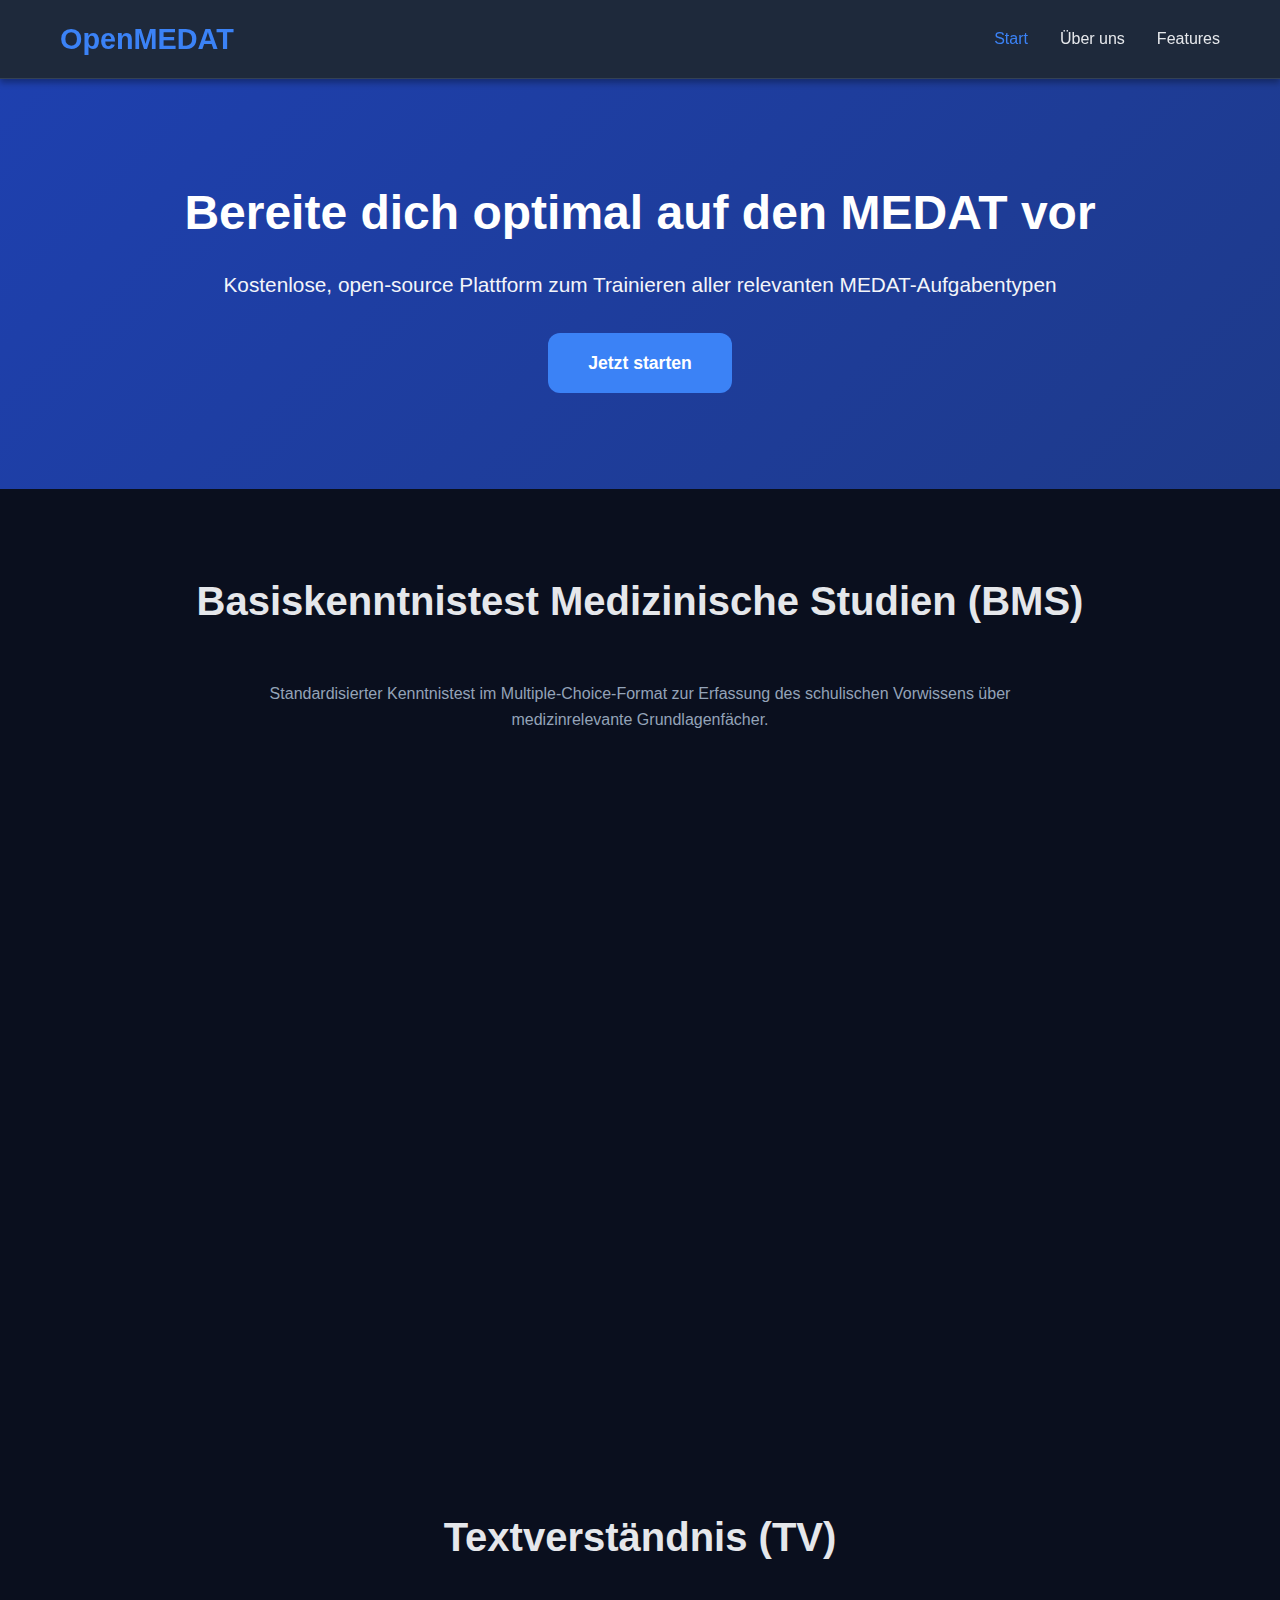
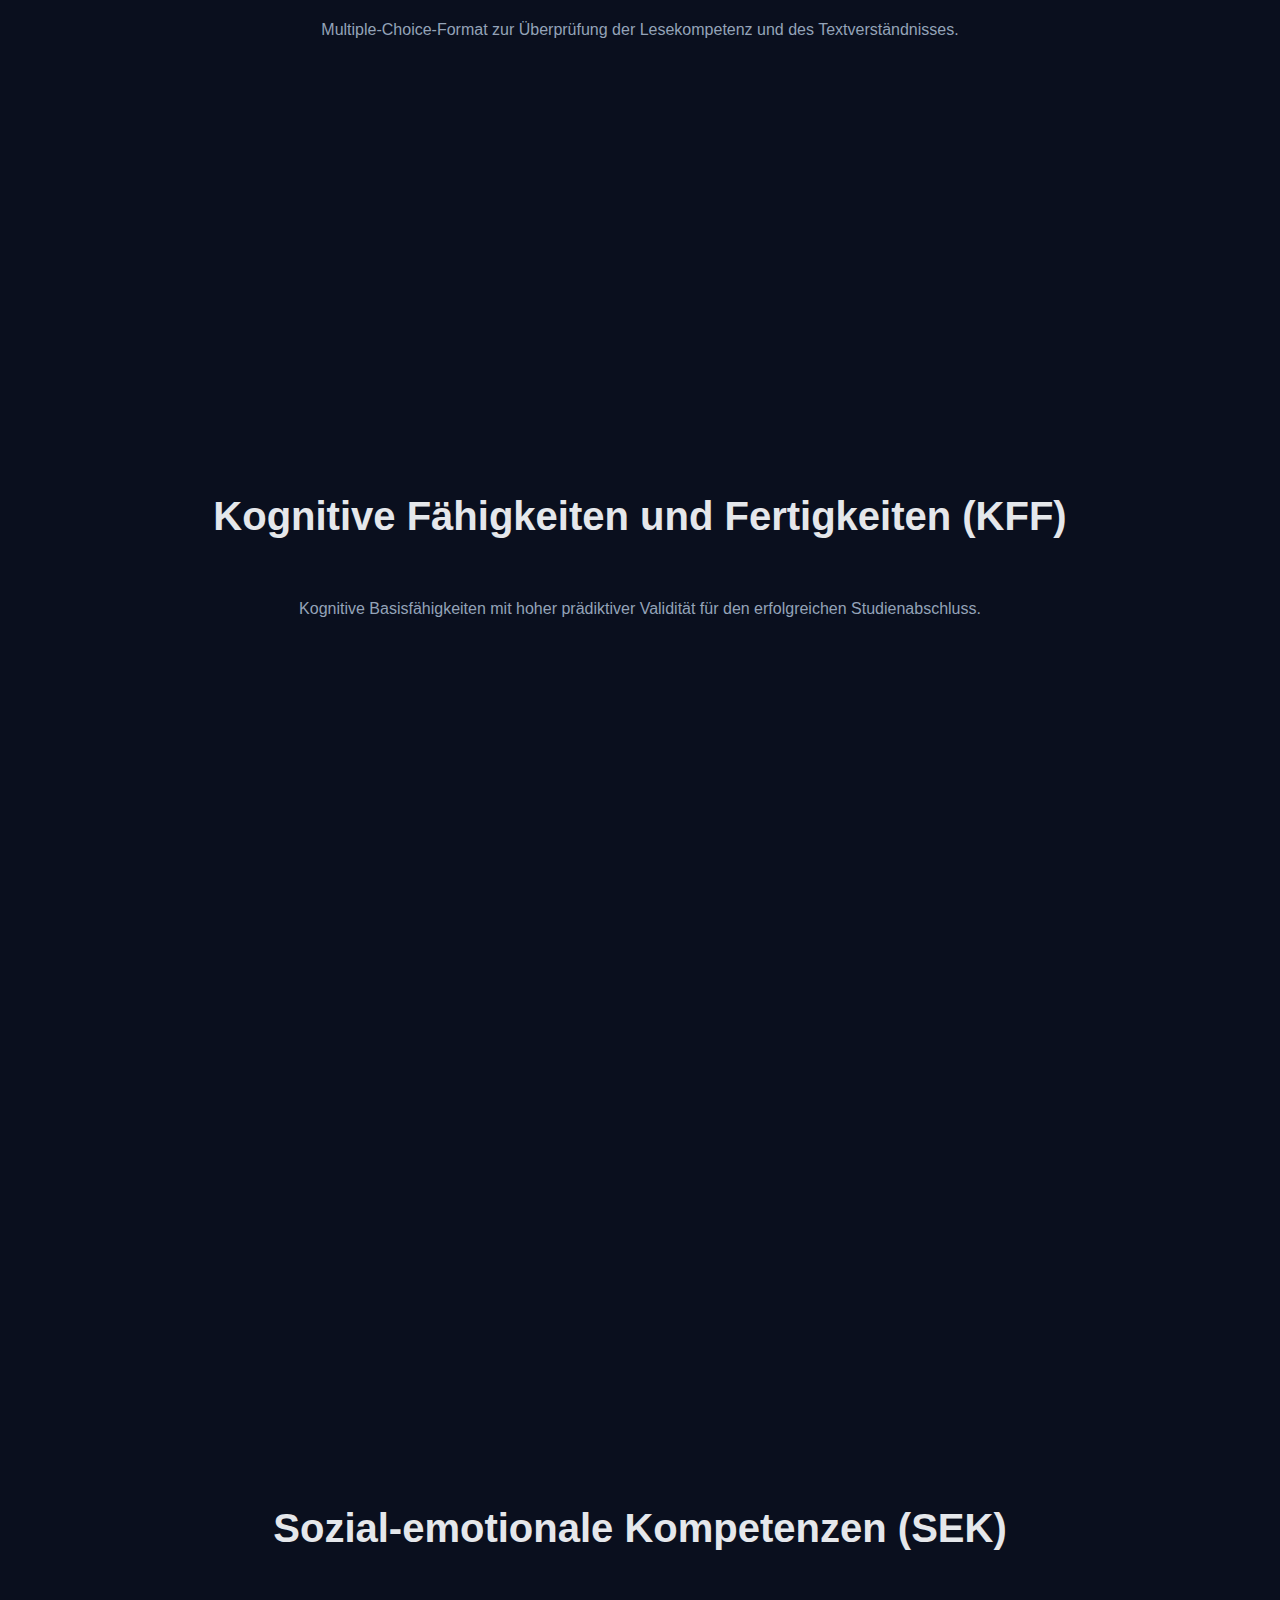
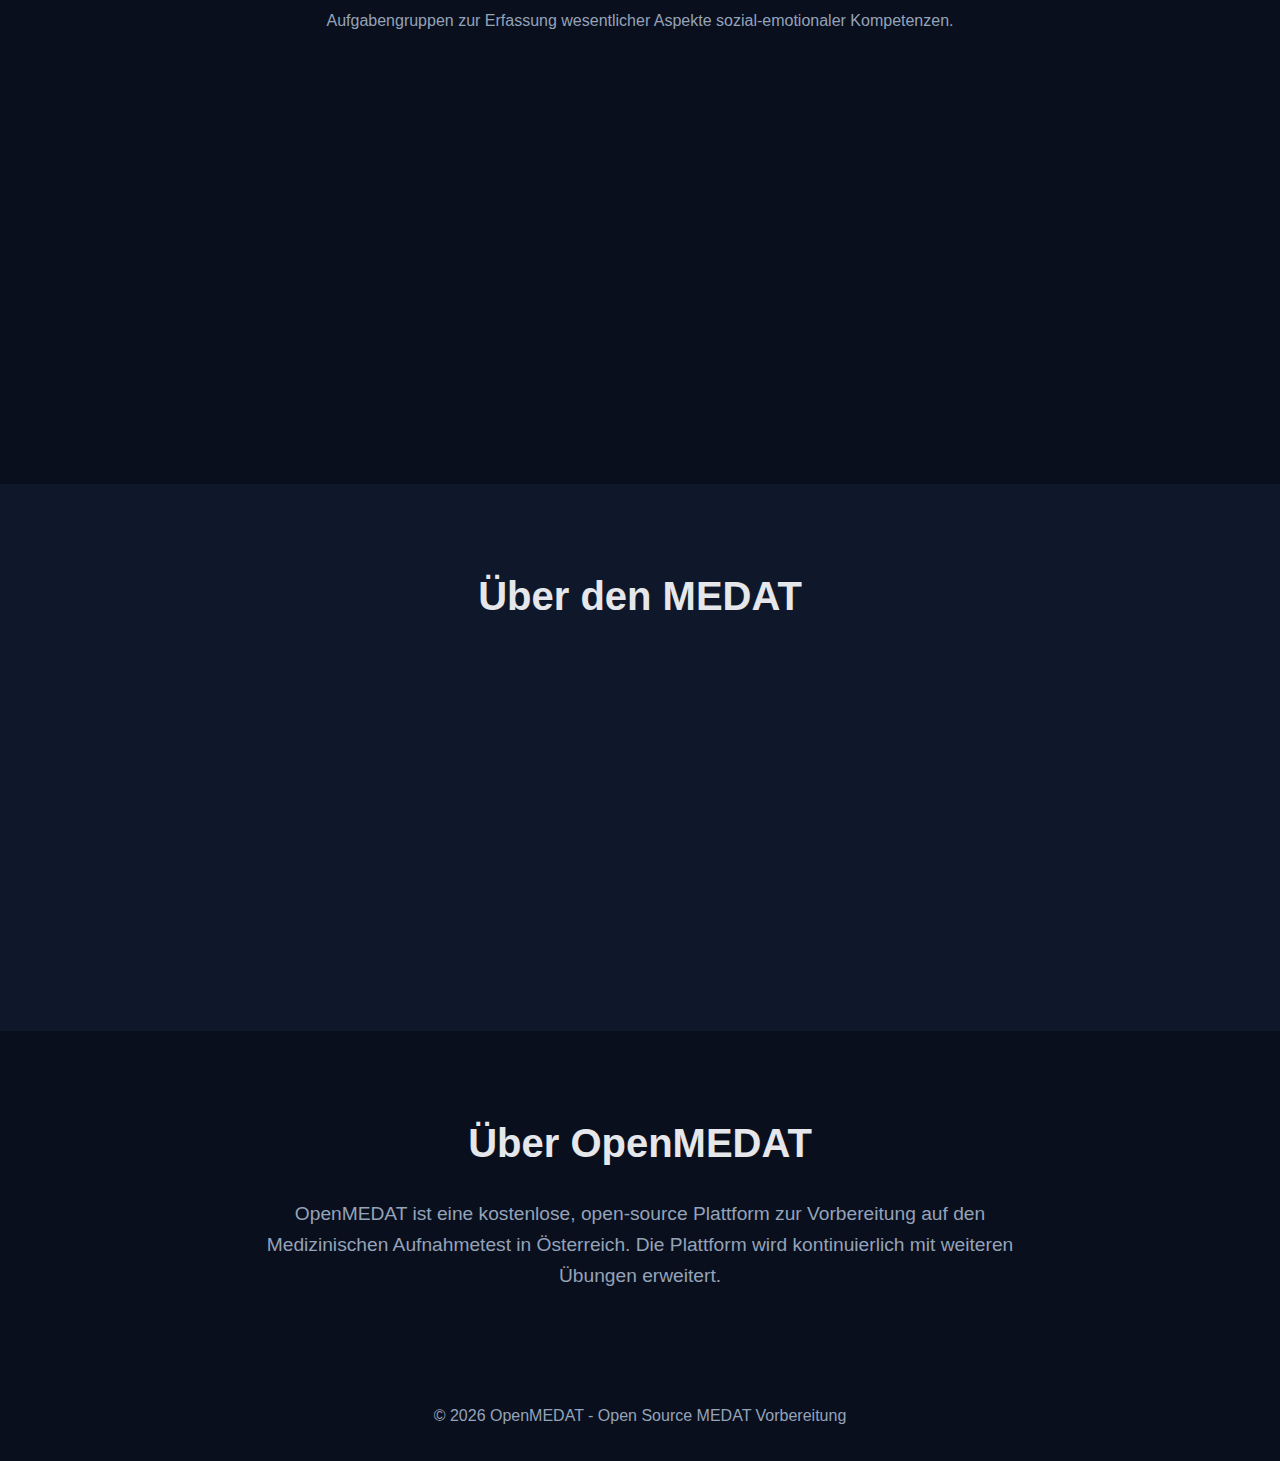
<file: index.html>
<!DOCTYPE html>
<html lang="de">
<head>
    <meta charset="UTF-8">
    <meta name="viewport" content="width=device-width, initial-scale=1.0">
    <title>OpenMEDAT - Dein MEDAT Trainingsportal</title>
    <link rel="stylesheet" href="styles.css">
</head>
<body>
    <header>
        <nav class="navbar">
            <div class="container">
                <div class="logo">
                    <h1>OpenMEDAT</h1>
                </div>
                <ul class="nav-links">
                    <li><a href="index.html" class="active">Start</a></li>
                    <li><a href="#about">Über uns</a></li>
                    <li><a href="#features">Features</a></li>
                </ul>
            </div>
        </nav>
    </header>

    <main>
        <!-- Hero Section -->
        <section class="hero">
            <div class="container">
                <div class="hero-content">
                    <h1>Bereite dich optimal auf den MEDAT vor</h1>
                    <p>Kostenlose, open-source Plattform zum Trainieren aller relevanten MEDAT-Aufgabentypen</p>
                    <a href="#categories" class="cta-button">Jetzt starten</a>
                </div>
            </div>
        </section>

        <!-- BMS Section -->
        <section id="bms" class="categories">
            <div class="container">
                <h2>Basiskenntnistest Medizinische Studien (BMS)</h2>
                <p style="text-align: center; color: #94a3b8; margin-bottom: 2rem; max-width: 800px; margin-left: auto; margin-right: auto;">
                    Standardisierter Kenntnistest im Multiple-Choice-Format zur Erfassung des schulischen Vorwissens über medizinrelevante Grundlagenfächer.
                </p>
                <div class="category-grid">
                    <a href="biologie.html" class="category-card">
                        <div class="card-icon">🧬</div>
                        <h3>Biologie</h3>
                        <p>Grundlagen der Biologie und medizinische Grundkenntnisse</p>
                        <span class="card-arrow">→</span>
                    </a>

                    <div class="category-card" style="opacity: 0.6; cursor: not-allowed;">
                        <div class="card-icon">⚗️</div>
                        <h3>Chemie</h3>
                        <p>Chemische Grundlagen und Reaktionen</p>
                        <span class="card-badge">Bald verfügbar</span>
                    </div>

                    <div class="category-card" style="opacity: 0.6; cursor: not-allowed;">
                        <div class="card-icon">⚛️</div>
                        <h3>Physik</h3>
                        <p>Physikalische Grundprinzipien</p>
                        <span class="card-badge">Bald verfügbar</span>
                    </div>

                    <div class="category-card" style="opacity: 0.6; cursor: not-allowed;">
                        <div class="card-icon">📐</div>
                        <h3>Mathematik</h3>
                        <p>Mathematische Grundlagen und Rechenfähigkeit</p>
                        <span class="card-badge">Bald verfügbar</span>
                    </div>
                </div>
            </div>
        </section>

        <!-- TV Section -->
        <section id="tv" class="categories" style="background-color: #0a0f1e;">
            <div class="container">
                <h2>Textverständnis (TV)</h2>
                <p style="text-align: center; color: #94a3b8; margin-bottom: 2rem; max-width: 800px; margin-left: auto; margin-right: auto;">
                    Multiple-Choice-Format zur Überprüfung der Lesekompetenz und des Textverständnisses.
                </p>
                <div class="category-grid">
                    <div class="category-card" style="opacity: 0.6; cursor: not-allowed;">
                        <div class="card-icon">📖</div>
                        <h3>Textverständnis</h3>
                        <p>Lies Texte und beantworte Verständnisfragen</p>
                        <span class="card-badge">Bald verfügbar</span>
                    </div>
                </div>
            </div>
        </section>

        <!-- KFF Section -->
        <section id="kff" class="categories">
            <div class="container">
                <h2>Kognitive Fähigkeiten und Fertigkeiten (KFF)</h2>
                <p style="text-align: center; color: #94a3b8; margin-bottom: 2rem; max-width: 800px; margin-left: auto; margin-right: auto;">
                    Kognitive Basisfähigkeiten mit hoher prädiktiver Validität für den erfolgreichen Studienabschluss.
                </p>
                <div class="category-grid">
                    <div class="category-card" style="opacity: 0.6; cursor: not-allowed;">
                        <div class="card-icon">🧩</div>
                        <h3>Figuren zusammensetzen (FZ)</h3>
                        <p>Visuoanalytische und visuokonstruktive Leistungen im Rahmen der räumlichen Vorstellungsfähigkeit</p>
                        <span class="card-badge">Bald verfügbar</span>
                    </div>

                    <div class="category-card" style="opacity: 0.6; cursor: not-allowed;">
                        <div class="card-icon">🧠</div>
                        <h3>Gedächtnis & Merkfähigkeit (GM)</h3>
                        <p>Inhalte figuraler, numerischer und verbaler Art einprägen und flexibel darauf zugreifen</p>
                        <span class="card-badge">Bald verfügbar</span>
                    </div>

                    <div class="category-card" style="opacity: 0.6; cursor: not-allowed;">
                        <div class="card-icon">🔢</div>
                        <h3>Zahlenfolgen (ZF)</h3>
                        <p>Allgemeine Gesetzmäßigkeiten erkennen und logische Schlüsse ziehen</p>
                        <span class="card-badge">Bald verfügbar</span>
                    </div>

                    <a href="wortfluessigkeit.html" class="category-card">
                        <div class="card-icon">📝</div>
                        <h3>Wortflüssigkeit (WF)</h3>
                        <p>Flexibilität des Abrufs von Wissensinhalten aus dem semantischen Gedächtnis</p>
                        <span class="card-arrow">→</span>
                    </a>

                    <div class="category-card" style="opacity: 0.6; cursor: not-allowed;">
                        <div class="card-icon">🔍</div>
                        <h3>Implikationen erkennen (IMP)</h3>
                        <p>Aus Aussagen logisch zwingende Schlussfolgerungen ziehen</p>
                        <span class="card-badge">Bald verfügbar</span>
                    </div>
                </div>
            </div>
        </section>

        <!-- SEK Section -->
        <section id="sek" class="categories" style="background-color: #0a0f1e;">
            <div class="container">
                <h2>Sozial-emotionale Kompetenzen (SEK)</h2>
                <p style="text-align: center; color: #94a3b8; margin-bottom: 2rem; max-width: 800px; margin-left: auto; margin-right: auto;">
                    Aufgabengruppen zur Erfassung wesentlicher Aspekte sozial-emotionaler Kompetenzen.
                </p>
                <div class="category-grid">
                    <div class="category-card" style="opacity: 0.6; cursor: not-allowed;">
                        <div class="card-icon">🎭</div>
                        <h3>Emotionen erkennen (EE)</h3>
                        <p>Erkennen, was eine Person in einer gegebenen Situation wahrscheinlich fühlt</p>
                        <span class="card-badge">Bald verfügbar</span>
                    </div>

                    <div class="category-card" style="opacity: 0.6; cursor: not-allowed;">
                        <div class="card-icon">🎯</div>
                        <h3>Emotionen regulieren (ER)</h3>
                        <p>Effektivität verschiedener Arten des Umgangs mit Emotionen in unterschiedlichen Situationen</p>
                        <span class="card-badge">Bald verfügbar</span>
                    </div>

                    <div class="category-card" style="opacity: 0.6; cursor: not-allowed;">
                        <div class="card-icon">🤝</div>
                        <h3>Soziales Entscheiden (SE)</h3>
                        <p>Entscheidungen in sozialen Kontexten hinsichtlich ihrer Bedeutung reihen</p>
                        <span class="card-badge">Bald verfügbar</span>
                    </div>
                </div>
            </div>
        </section>

        <!-- Features Section -->
        <section id="features" class="features">
            <div class="container">
                <h2>Über den MEDAT</h2>
                <div class="features-grid">
                    <div class="feature-item">
                        <div class="feature-icon">📋</div>
                        <h3>BMS</h3>
                        <p>Basiskenntnistest zu Biologie, Chemie, Physik und Mathematik</p>
                    </div>
                    <div class="feature-item">
                        <div class="feature-icon">📖</div>
                        <h3>TV</h3>
                        <p>Textverständnis zur Prüfung der Lesekompetenz</p>
                    </div>
                    <div class="feature-item">
                        <div class="feature-icon">🧠</div>
                        <h3>KFF</h3>
                        <p>Kognitive Fähigkeiten mit 5 Aufgabengruppen</p>
                    </div>
                    <div class="feature-item">
                        <div class="feature-icon">🤝</div>
                        <h3>SEK</h3>
                        <p>Sozial-emotionale Kompetenzen</p>
                    </div>
                </div>
            </div>
        </section>

        <!-- About Section -->
        <section id="about" class="about">
            <div class="container">
                <h2>Über OpenMEDAT</h2>
                <p>OpenMEDAT ist eine kostenlose, open-source Plattform zur Vorbereitung auf den Medizinischen Aufnahmetest in Österreich. Die Plattform wird kontinuierlich mit weiteren Übungen erweitert.</p>
            </div>
        </section>
    </main>

    <footer>
        <div class="container">
            <p>&copy; 2026 OpenMEDAT - Open Source MEDAT Vorbereitung</p>
        </div>
    </footer>

    <script src="script.js"></script>
</body>
</html>
</file>
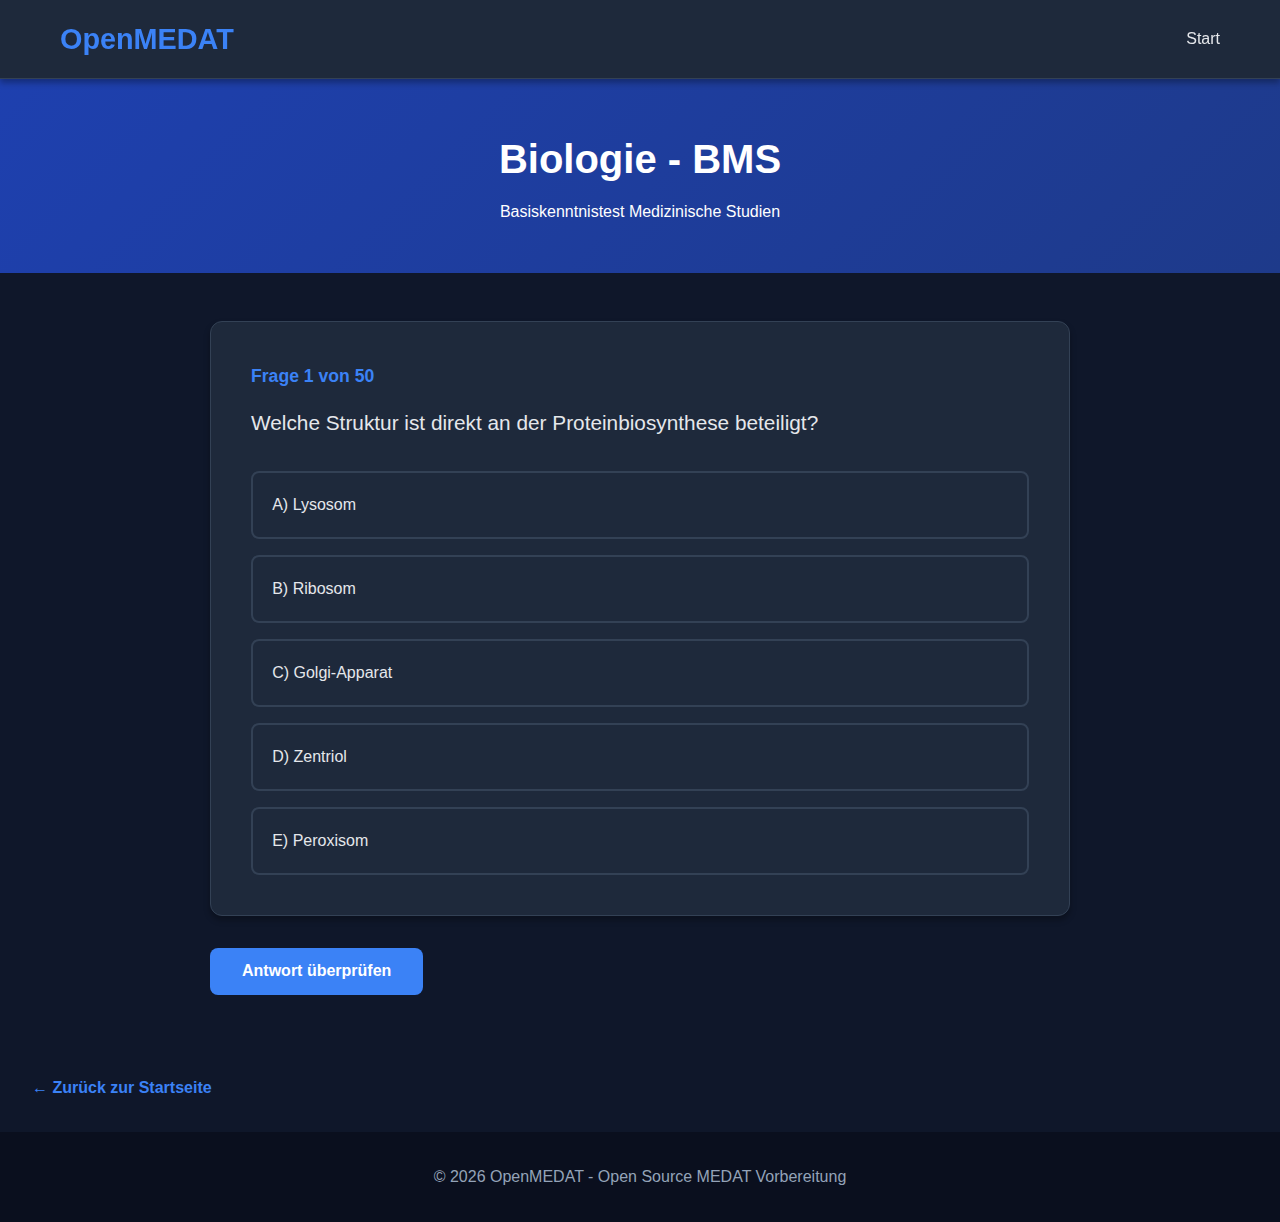
<file: biologie.html>
<!DOCTYPE html>
<html lang="de">
<head>
    <meta charset="UTF-8">
    <meta name="viewport" content="width=device-width, initial-scale=1.0">
    <title>Biologie - OpenMEDAT</title>
    <link rel="stylesheet" href="styles.css">
</head>
<body>
    <header>
        <nav class="navbar">
            <div class="container">
                <div class="logo">
                    <h1>OpenMEDAT</h1>
                </div>
                <ul class="nav-links">
                    <li><a href="index.html">Start</a></li>
                </ul>
            </div>
        </nav>
    </header>

    <section class="exercise-header">
        <div class="container">
            <h1>Biologie - BMS</h1>
            <p>Basiskenntnistest Medizinische Studien</p>
        </div>
    </section>

    <div class="exercise-container">
        <div id="question-container"></div>
        
        <div class="button-group">
            <button class="btn btn-primary" id="check-btn">Antwort überprüfen</button>
            <button class="btn btn-secondary" id="next-btn" style="display: none;">Nächste Frage</button>
        </div>

        <div id="results" style="display: none;"></div>
    </div>

    <a href="index.html" class="back-link">← Zurück zur Startseite</a>

    <footer>
        <div class="container">
            <p>&copy; 2026 OpenMEDAT - Open Source MEDAT Vorbereitung</p>
        </div>
    </footer>

    <script src="biologie.js"></script>
</body>
</html>
</file>
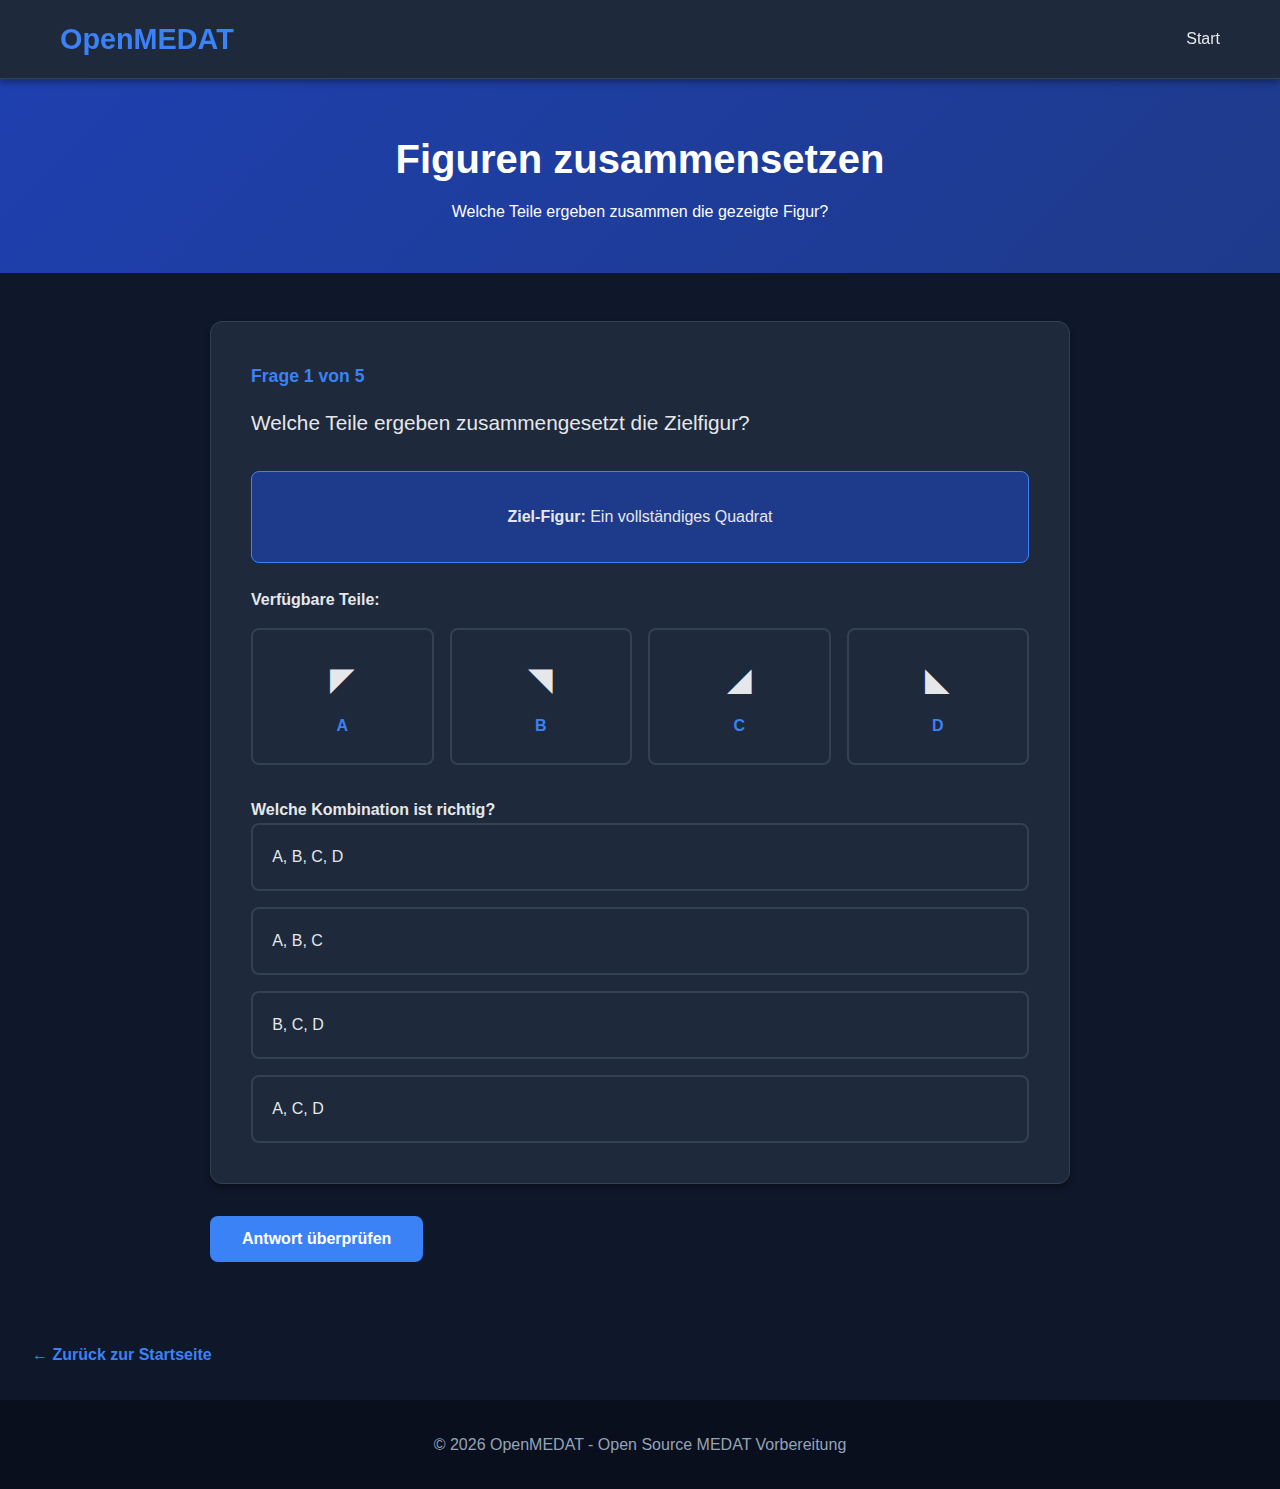
<file: figuren.html>
<!DOCTYPE html>
<html lang="de">
<head>
    <meta charset="UTF-8">
    <meta name="viewport" content="width=device-width, initial-scale=1.0">
    <title>Figuren zusammensetzen - OpenMEDAT</title>
    <link rel="stylesheet" href="styles.css">
</head>
<body>
    <header>
        <nav class="navbar">
            <div class="container">
                <div class="logo">
                    <h1>OpenMEDAT</h1>
                </div>
                <ul class="nav-links">
                    <li><a href="index.html">Start</a></li>
                </ul>
            </div>
        </nav>
    </header>

    <section class="exercise-header">
        <div class="container">
            <h1>Figuren zusammensetzen</h1>
            <p>Welche Teile ergeben zusammen die gezeigte Figur?</p>
        </div>
    </section>

    <div class="exercise-container">
        <div id="question-container"></div>
        
        <div class="button-group">
            <button class="btn btn-primary" id="check-btn">Antwort überprüfen</button>
            <button class="btn btn-secondary" id="next-btn" style="display: none;">Nächste Frage</button>
        </div>

        <div id="results" style="display: none;"></div>
    </div>

    <a href="index.html" class="back-link">← Zurück zur Startseite</a>

    <footer>
        <div class="container">
            <p>&copy; 2026 OpenMEDAT - Open Source MEDAT Vorbereitung</p>
        </div>
    </footer>

    <script src="figuren.js"></script>
</body>
</html>
</file>
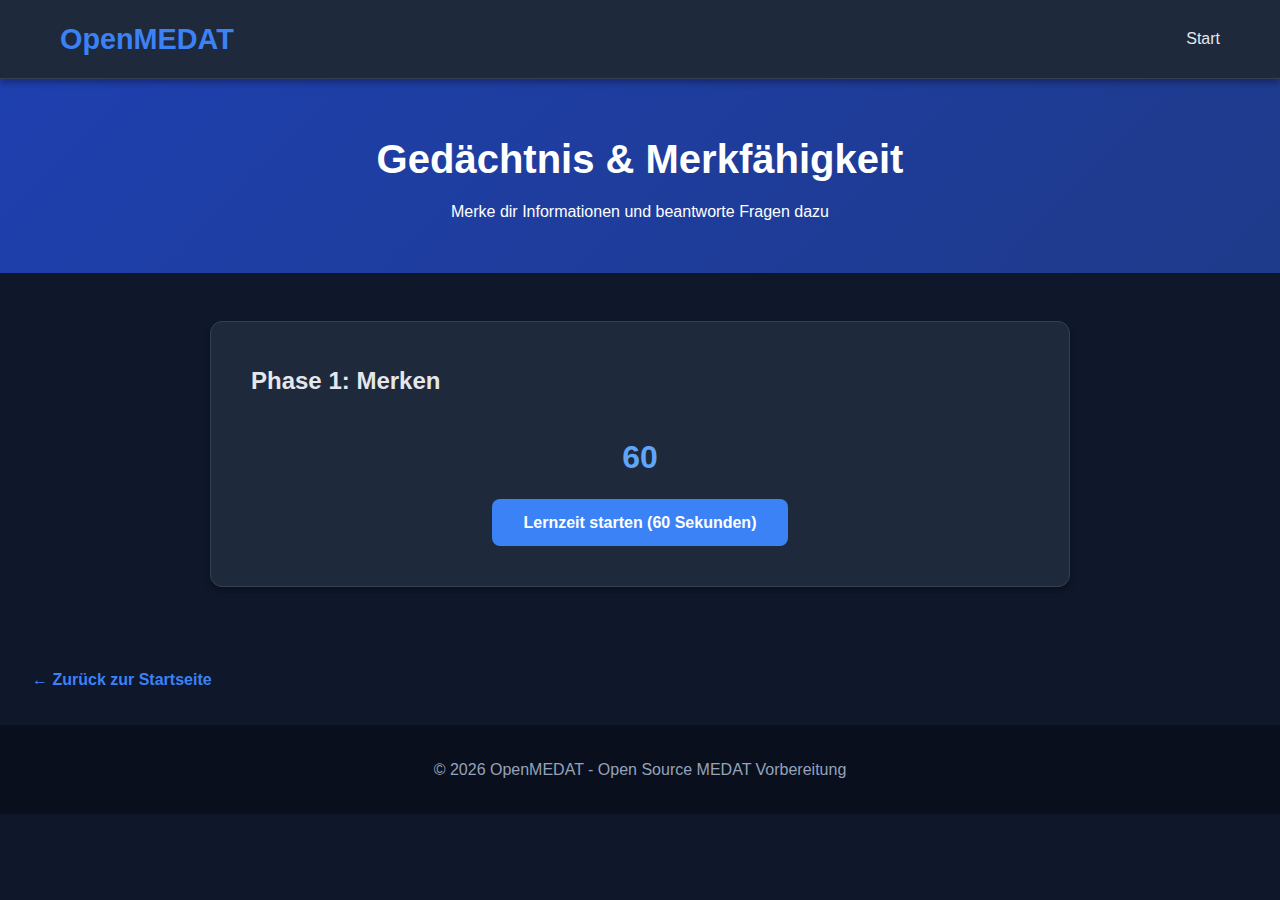
<file: gedaechtnis.html>
<!DOCTYPE html>
<html lang="de">
<head>
    <meta charset="UTF-8">
    <meta name="viewport" content="width=device-width, initial-scale=1.0">
    <title>Gedächtnis & Merkfähigkeit - OpenMEDAT</title>
    <link rel="stylesheet" href="styles.css">
</head>
<body>
    <header>
        <nav class="navbar">
            <div class="container">
                <div class="logo">
                    <h1>OpenMEDAT</h1>
                </div>
                <ul class="nav-links">
                    <li><a href="index.html">Start</a></li>
                </ul>
            </div>
        </nav>
    </header>

    <section class="exercise-header">
        <div class="container">
            <h1>Gedächtnis & Merkfähigkeit</h1>
            <p>Merke dir Informationen und beantworte Fragen dazu</p>
        </div>
    </section>

    <div class="exercise-container">
        <div id="memorize-phase" style="display: block;">
            <div class="question-card">
                <h2 style="margin-bottom: 1.5rem;">Phase 1: Merken</h2>
                <div id="memory-content"></div>
                <div style="text-align: center; margin-top: 2rem;">
                    <div id="timer" style="font-size: 2rem; color: #60a5fa; font-weight: bold; margin-bottom: 1rem;">60</div>
                    <button class="btn btn-primary" id="start-btn">Lernzeit starten (60 Sekunden)</button>
                    <button class="btn btn-secondary" id="continue-btn" style="display: none;">Weiter zu den Fragen</button>
                </div>
            </div>
        </div>

        <div id="question-phase" style="display: none;">
            <div id="question-container"></div>
            <div class="button-group">
                <button class="btn btn-primary" id="check-btn">Antwort überprüfen</button>
                <button class="btn btn-secondary" id="next-btn" style="display: none;">Nächste Frage</button>
            </div>
        </div>

        <div id="results" style="display: none;"></div>
    </div>

    <a href="index.html" class="back-link">← Zurück zur Startseite</a>

    <footer>
        <div class="container">
            <p>&copy; 2026 OpenMEDAT - Open Source MEDAT Vorbereitung</p>
        </div>
    </footer>

    <script src="gedaechtnis.js"></script>
</body>
</html>
</file>
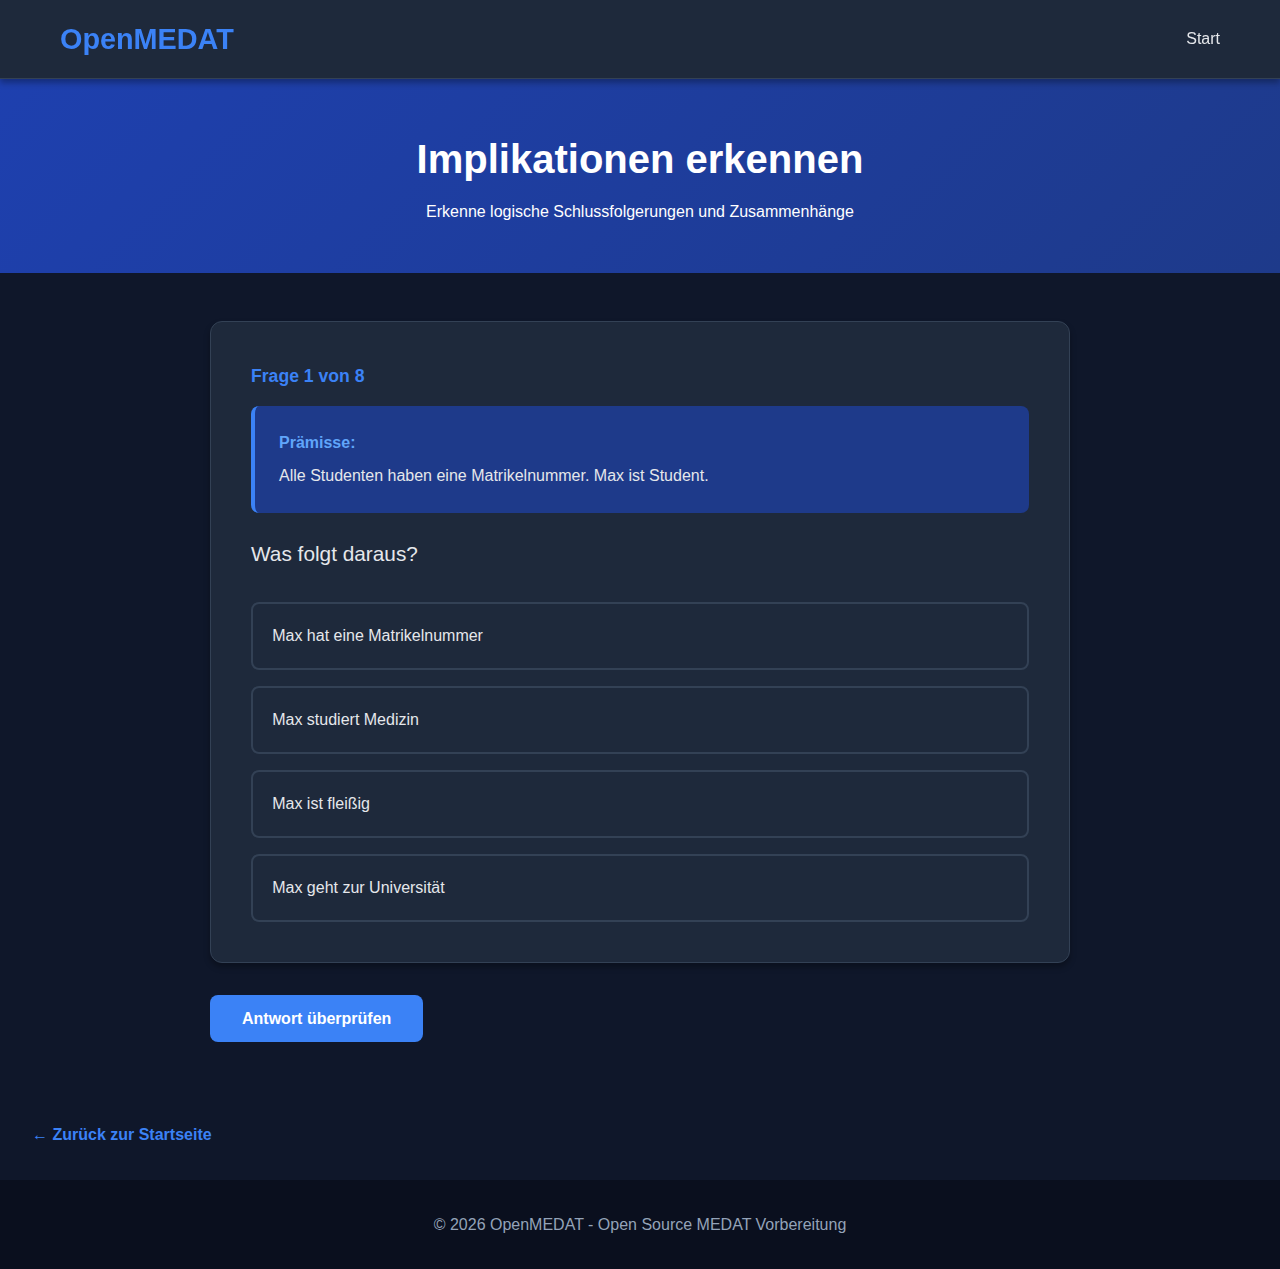
<file: implikationen.html>
<!DOCTYPE html>
<html lang="de">
<head>
    <meta charset="UTF-8">
    <meta name="viewport" content="width=device-width, initial-scale=1.0">
    <title>Implikationen erkennen - OpenMEDAT</title>
    <link rel="stylesheet" href="styles.css">
</head>
<body>
    <header>
        <nav class="navbar">
            <div class="container">
                <div class="logo">
                    <h1>OpenMEDAT</h1>
                </div>
                <ul class="nav-links">
                    <li><a href="index.html">Start</a></li>
                </ul>
            </div>
        </nav>
    </header>

    <section class="exercise-header">
        <div class="container">
            <h1>Implikationen erkennen</h1>
            <p>Erkenne logische Schlussfolgerungen und Zusammenhänge</p>
        </div>
    </section>

    <div class="exercise-container">
        <div id="question-container"></div>
        
        <div class="button-group">
            <button class="btn btn-primary" id="check-btn">Antwort überprüfen</button>
            <button class="btn btn-secondary" id="next-btn" style="display: none;">Nächste Frage</button>
        </div>

        <div id="results" style="display: none;"></div>
    </div>

    <a href="index.html" class="back-link">← Zurück zur Startseite</a>

    <footer>
        <div class="container">
            <p>&copy; 2026 OpenMEDAT - Open Source MEDAT Vorbereitung</p>
        </div>
    </footer>

    <script src="implikationen.js"></script>
</body>
</html>
</file>
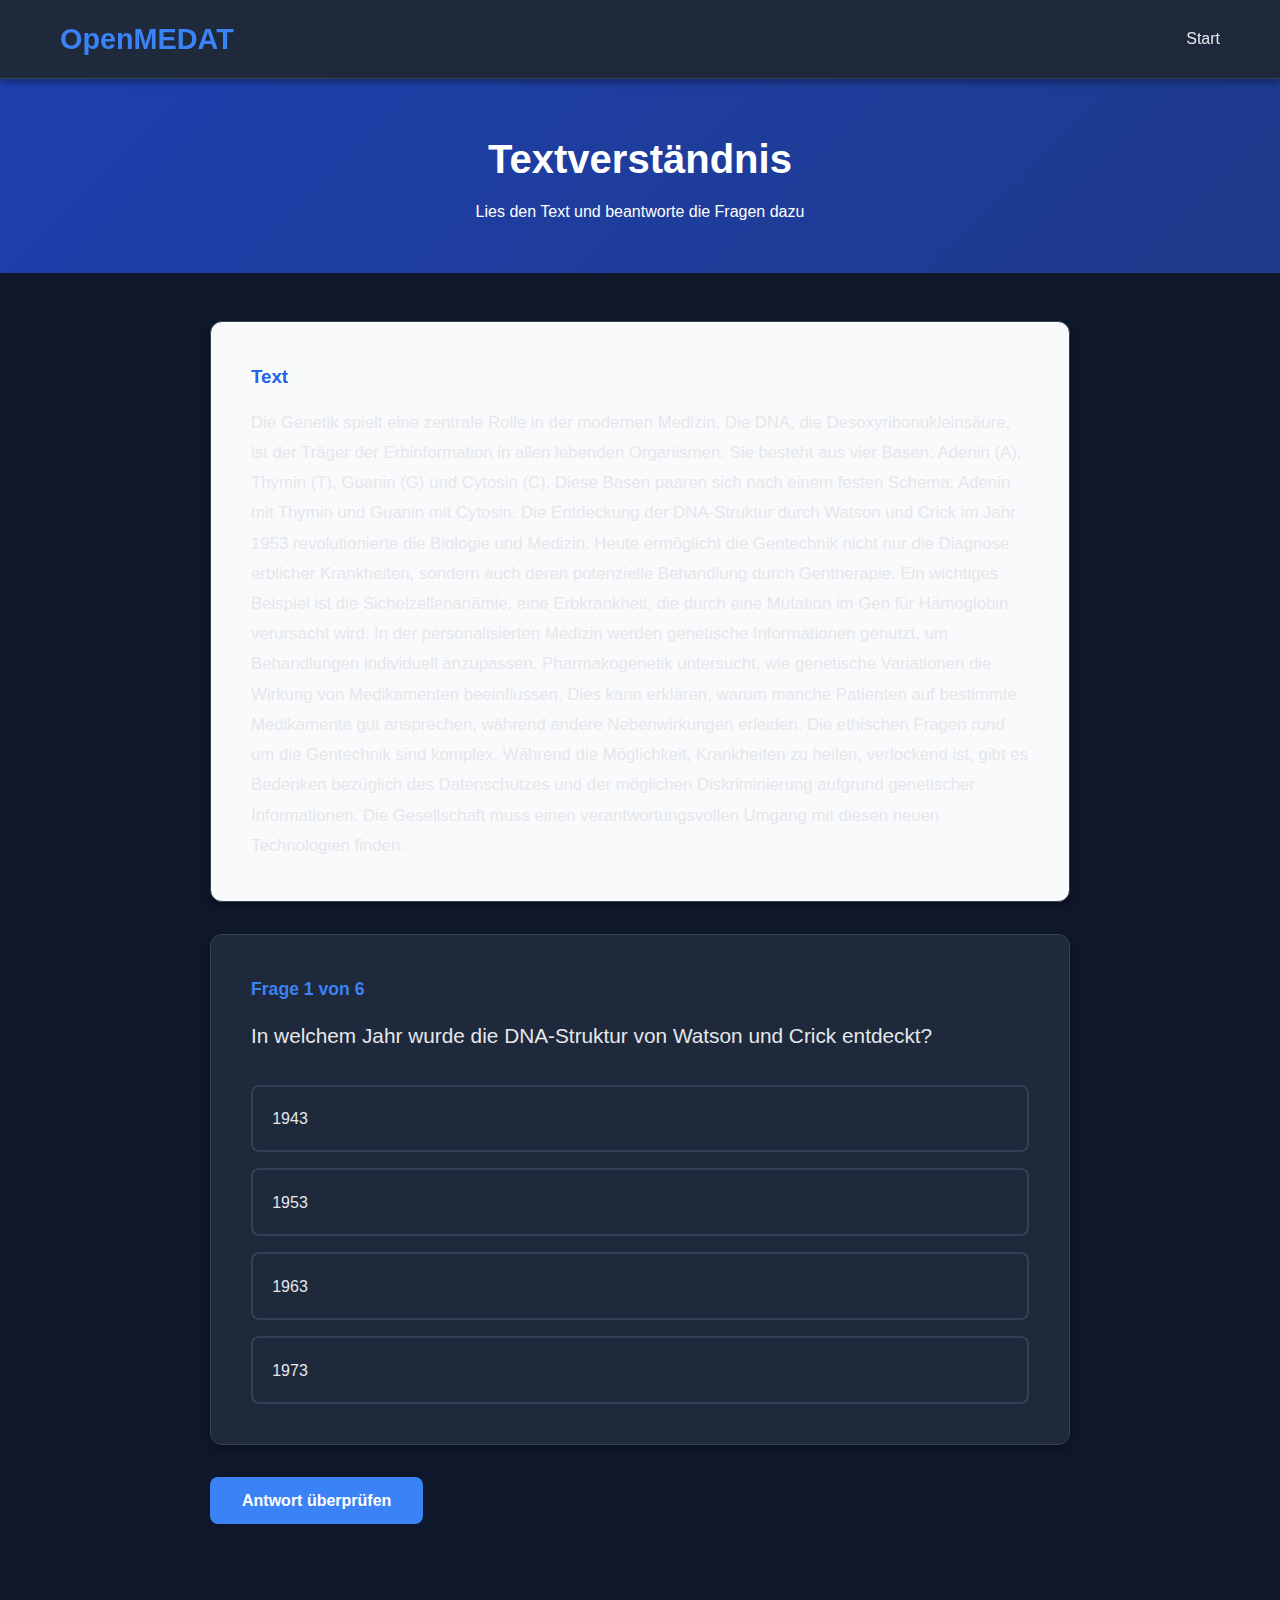
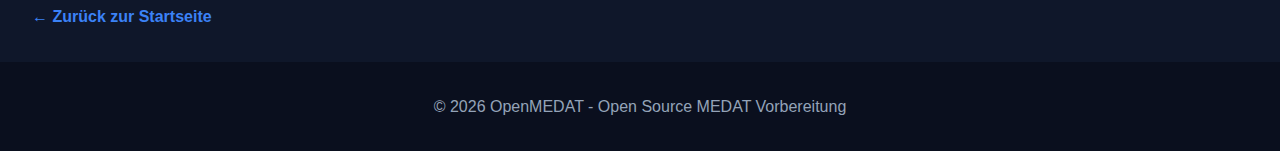
<file: textverstaendnis.html>
<!DOCTYPE html>
<html lang="de">
<head>
    <meta charset="UTF-8">
    <meta name="viewport" content="width=device-width, initial-scale=1.0">
    <title>Textverständnis - OpenMEDAT</title>
    <link rel="stylesheet" href="styles.css">
</head>
<body>
    <header>
        <nav class="navbar">
            <div class="container">
                <div class="logo">
                    <h1>OpenMEDAT</h1>
                </div>
                <ul class="nav-links">
                    <li><a href="index.html">Start</a></li>
                </ul>
            </div>
        </nav>
    </header>

    <section class="exercise-header">
        <div class="container">
            <h1>Textverständnis</h1>
            <p>Lies den Text und beantworte die Fragen dazu</p>
        </div>
    </section>

    <div class="exercise-container">
        <div class="question-card" style="background: #f9fafb; margin-bottom: 2rem;">
            <h3 style="color: #2563eb; margin-bottom: 1rem;">Text</h3>
            <div id="text-content" style="line-height: 1.8; font-size: 1.05rem;"></div>
        </div>

        <div id="question-container"></div>
        
        <div class="button-group">
            <button class="btn btn-primary" id="check-btn">Antwort überprüfen</button>
            <button class="btn btn-secondary" id="next-btn" style="display: none;">Nächste Frage</button>
        </div>

        <div id="results" style="display: none;"></div>
    </div>

    <a href="index.html" class="back-link">← Zurück zur Startseite</a>

    <footer>
        <div class="container">
            <p>&copy; 2026 OpenMEDAT - Open Source MEDAT Vorbereitung</p>
        </div>
    </footer>

    <script src="textverstaendnis.js"></script>
</body>
</html>
</file>
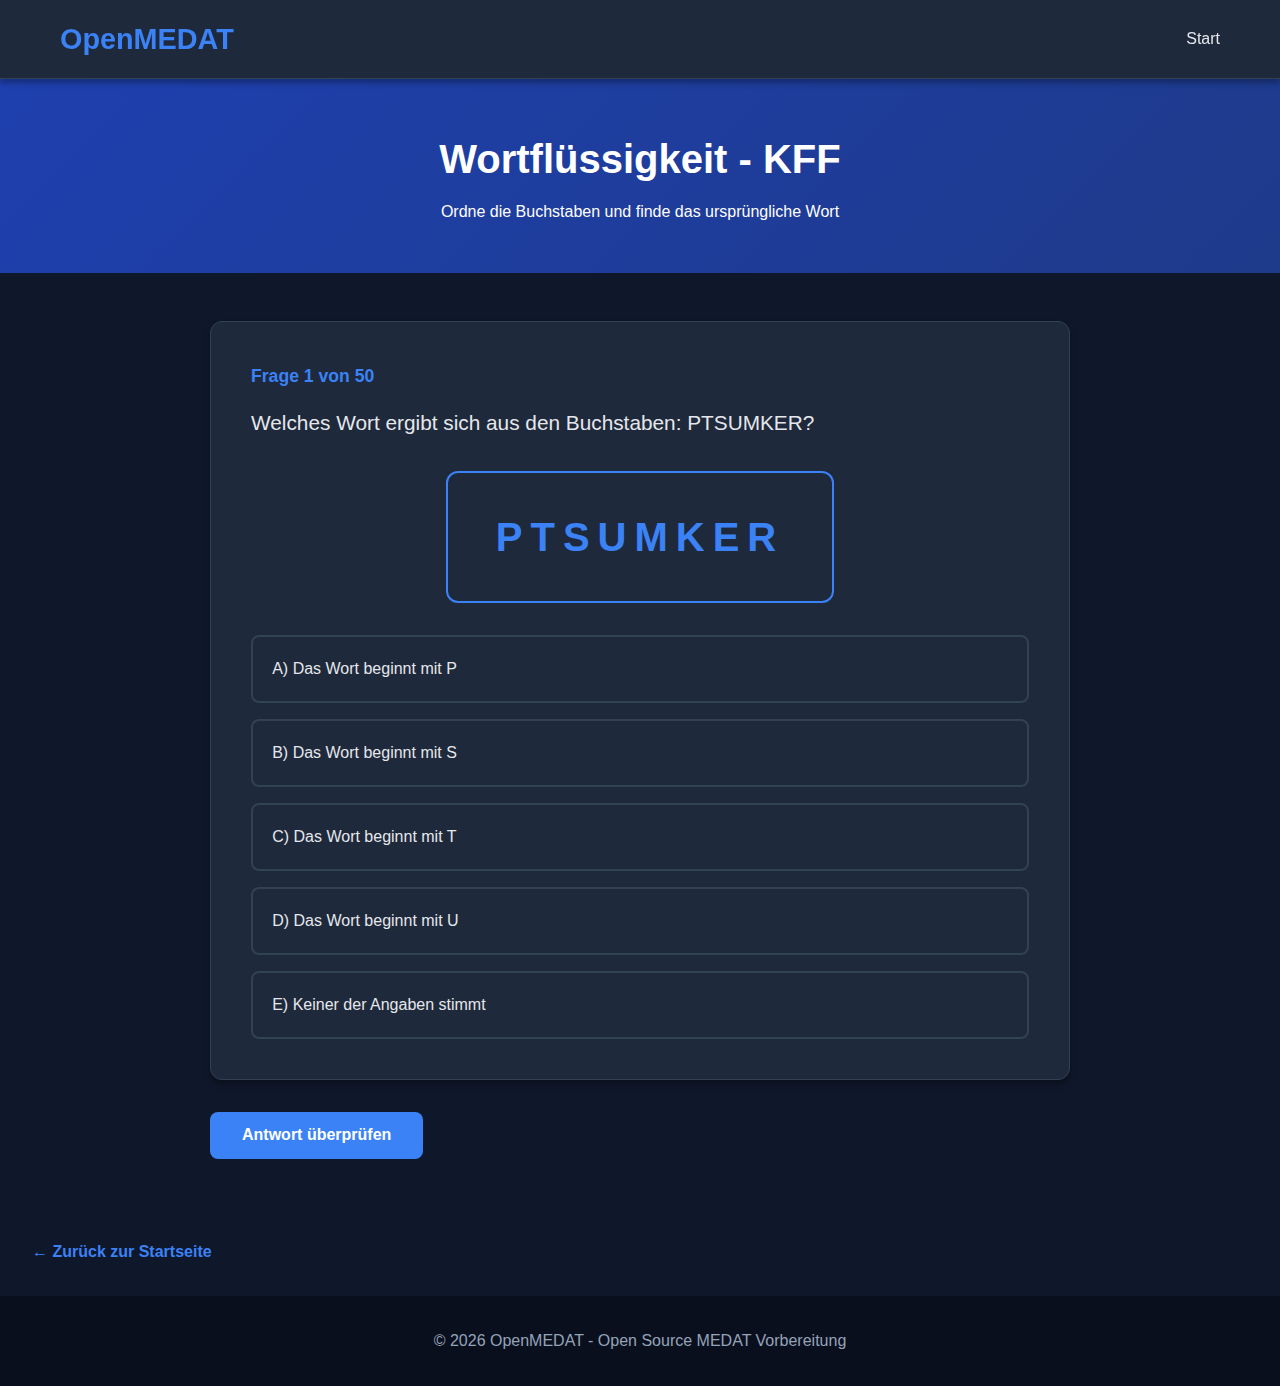
<file: wortfluessigkeit.html>
<!DOCTYPE html>
<html lang="de">
<head>
    <meta charset="UTF-8">
    <meta name="viewport" content="width=device-width, initial-scale=1.0">
    <title>Wortflüssigkeit - OpenMEDAT</title>
    <link rel="stylesheet" href="styles.css">
</head>
<body>
    <header>
        <nav class="navbar">
            <div class="container">
                <div class="logo">
                    <h1>OpenMEDAT</h1>
                </div>
                <ul class="nav-links">
                    <li><a href="index.html">Start</a></li>
                </ul>
            </div>
        </nav>
    </header>

    <section class="exercise-header">
        <div class="container">
            <h1>Wortflüssigkeit - KFF</h1>
            <p>Ordne die Buchstaben und finde das ursprüngliche Wort</p>
        </div>
    </section>

    <div class="exercise-container">
        <div id="question-container"></div>
        
        <div class="button-group">
            <button class="btn btn-primary" id="check-btn">Antwort überprüfen</button>
            <button class="btn btn-secondary" id="next-btn" style="display: none;">Nächste Frage</button>
        </div>

        <div id="results" style="display: none;"></div>
    </div>

    <a href="index.html" class="back-link">← Zurück zur Startseite</a>

    <footer>
        <div class="container">
            <p>&copy; 2026 OpenMEDAT - Open Source MEDAT Vorbereitung</p>
        </div>
    </footer>

    <script src="wortfluessigkeit.js"></script>
</body>
</html>
</file>
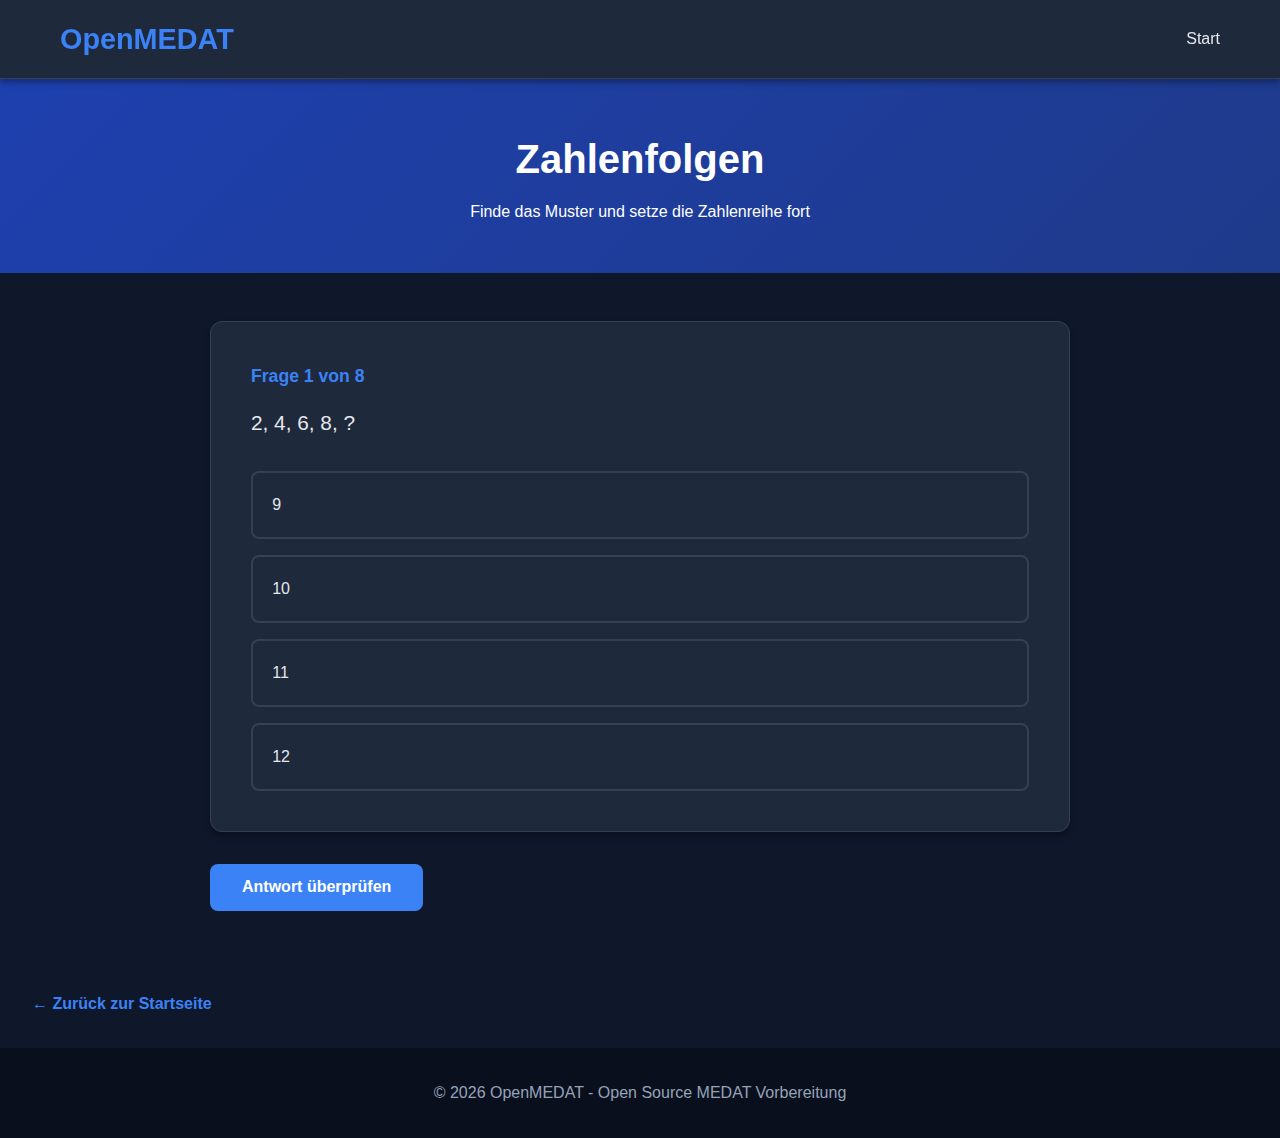
<file: zahlenfolgen.html>
<!DOCTYPE html>
<html lang="de">
<head>
    <meta charset="UTF-8">
    <meta name="viewport" content="width=device-width, initial-scale=1.0">
    <title>Zahlenfolgen - OpenMEDAT</title>
    <link rel="stylesheet" href="styles.css">
</head>
<body>
    <header>
        <nav class="navbar">
            <div class="container">
                <div class="logo">
                    <h1>OpenMEDAT</h1>
                </div>
                <ul class="nav-links">
                    <li><a href="index.html">Start</a></li>
                </ul>
            </div>
        </nav>
    </header>

    <section class="exercise-header">
        <div class="container">
            <h1>Zahlenfolgen</h1>
            <p>Finde das Muster und setze die Zahlenreihe fort</p>
        </div>
    </section>

    <div class="exercise-container">
        <div id="question-container"></div>
        
        <div class="button-group">
            <button class="btn btn-primary" id="check-btn">Antwort überprüfen</button>
            <button class="btn btn-secondary" id="next-btn" style="display: none;">Nächste Frage</button>
        </div>

        <div id="results" style="display: none;"></div>
    </div>

    <a href="index.html" class="back-link">← Zurück zur Startseite</a>

    <footer>
        <div class="container">
            <p>&copy; 2026 OpenMEDAT - Open Source MEDAT Vorbereitung</p>
        </div>
    </footer>

    <script src="zahlenfolgen.js"></script>
</body>
</html>
</file>
<file: styles.css>
* {
    margin: 0;
    padding: 0;
    box-sizing: border-box;
}

:root {
    --primary-color: #3b82f6;
    --secondary-color: #60a5fa;
    --accent-color: #2563eb;
    --text-color: #e5e7eb;
    --light-bg: #0f172a;
    --white: #1e293b;
    --card-bg: #1e293b;
    --darker-bg: #0a0f1e;
    --success-color: #10b981;
    --error-color: #ef4444;
    --border-color: #334155;
    --border-radius: 12px;
    --shadow: 0 4px 6px rgba(0, 0, 0, 0.3);
    --shadow-lg: 0 10px 25px rgba(0, 0, 0, 0.5);
}

body {
    font-family: 'Segoe UI', Tahoma, Geneva, Verdana, sans-serif;
    line-height: 1.6;
    color: var(--text-color);
    background-color: var(--light-bg);
}

.container {
    max-width: 1200px;
    margin: 0 auto;
    padding: 0 20px;
}

/* Navigation */
.navbar {
    background-color: var(--card-bg);
    box-shadow: var(--shadow);
    position: sticky;
    top: 0;
    z-index: 1000;
    border-bottom: 1px solid var(--border-color);
}

.navbar .container {
    display: flex;
    justify-content: space-between;
    align-items: center;
    padding: 1rem 20px;
}

.logo h1 {
    color: var(--primary-color);
    font-size: 1.8rem;
}

.nav-links {
    display: flex;
    list-style: none;
    gap: 2rem;
}

.nav-links a {
    text-decoration: none;
    color: var(--text-color);
    font-weight: 500;
    transition: color 0.3s;
}

.nav-links a:hover,
.nav-links a.active {
    color: var(--primary-color);
}

/* Hero Section */
.hero {
    background: linear-gradient(135deg, #1e40af 0%, #1e3a8a 100%);
    color: #ffffff;
    padding: 6rem 0;
    text-align: center;
}

.hero-content h1 {
    font-size: 3rem;
    margin-bottom: 1rem;
}

.hero-content p {
    font-size: 1.3rem;
    margin-bottom: 2rem;
    opacity: 0.95;
}

.cta-button {
    display: inline-block;
    padding: 1rem 2.5rem;
    background-color: #3b82f6;
    color: #ffffff;
    text-decoration: none;
    border-radius: var(--border-radius);
    font-weight: 600;
    font-size: 1.1rem;
    transition: transform 0.3s, box-shadow 0.3s;
}

.cta-button:hover {
    transform: translateY(-2px);
    box-shadow: var(--shadow-lg);
}

/* Categories Section */
.categories {
    padding: 5rem 0;
    background-color: var(--darker-bg);
}

.categories h2 {
    text-align: center;
    font-size: 2.5rem;
    margin-bottom: 3rem;
    color: var(--text-color);
}

.category-grid {
    display: grid;
    grid-template-columns: repeat(auto-fit, minmax(320px, 1fr));
    gap: 2rem;
}

.category-card {
    background: var(--card-bg);
    border: 2px solid var(--border-color);
    border-radius: var(--border-radius);
    padding: 2rem;
    text-decoration: none;
    color: var(--text-color);
    transition: all 0.3s;
    position: relative;
    overflow: hidden;
}

.category-card::before {
    content: '';
    position: absolute;
    top: 0;
    left: 0;
    width: 100%;
    height: 4px;
    background: linear-gradient(90deg, var(--primary-color), var(--accent-color));
    transform: scaleX(0);
    transition: transform 0.3s;
}

.category-card:hover::before {
    transform: scaleX(1);
}

.category-card:hover {
    transform: translateY(-5px);
    box-shadow: var(--shadow-lg);
    border-color: var(--primary-color);
}

.card-icon {
    font-size: 3rem;
    margin-bottom: 1rem;
}

.category-card h3 {
    font-size: 1.5rem;
    margin-bottom: 0.5rem;
    color: var(--text-color);
}

.category-card p {
    color: #94a3b8;
    margin-bottom: 1rem;
}

.card-arrow {
    position: absolute;
    bottom: 1.5rem;
    right: 1.5rem;
    font-size: 1.5rem;
    color: var(--primary-color);
    transition: transform 0.3s;
}

.category-card:hover .card-arrow {
    transform: translateX(5px);
}

.card-badge {
    position: absolute;
    bottom: 1.5rem;
    right: 1.5rem;
    padding: 0.3rem 0.8rem;
    background: var(--border-color);
    color: #94a3b8;
    border-radius: 6px;
    font-size: 0.85rem;
    font-weight: 600;
}

/* Features Section */
.features {
    padding: 5rem 0;
    background-color: var(--light-bg);
}

.features h2 {
    text-align: center;
    font-size: 2.5rem;
    margin-bottom: 3rem;
}

.features-grid {
    display: grid;
    grid-template-columns: repeat(auto-fit, minmax(250px, 1fr));
    gap: 2rem;
}

.feature-item {
    text-align: center;
    padding: 2rem;
}

.feature-icon {
    font-size: 3rem;
    margin-bottom: 1rem;
}

.feature-item h3 {
    font-size: 1.3rem;
    margin-bottom: 0.5rem;
    color: var(--text-color);
}

.feature-item p {
    color: #94a3b8;
}

/* About Section */
.about {
    padding: 5rem 0;
    background-color: var(--darker-bg);
    text-align: center;
}

.about h2 {
    font-size: 2.5rem;
    margin-bottom: 1.5rem;
}

.about p {
    font-size: 1.2rem;
    color: #94a3b8;
    max-width: 800px;
    margin: 0 auto;
}

/* Footer */
footer {
    background-color: #0a0f1e;
    color: #94a3b8;
    padding: 2rem 0;
    text-align: center;
}

/* Exercise Pages Styles */
.exercise-header {
    background: linear-gradient(135deg, #1e40af 0%, #1e3a8a 100%);
    color: #ffffff;
    padding: 3rem 0;
    text-align: center;
}

.exercise-header h1 {
    font-size: 2.5rem;
    margin-bottom: 0.5rem;
}

.exercise-container {
    max-width: 900px;
    margin: 3rem auto;
    padding: 0 20px;
}

.question-card {
    background: var(--card-bg);
    border-radius: var(--border-radius);
    padding: 2.5rem;
    margin-bottom: 2rem;
    box-shadow: var(--shadow);
    border: 1px solid var(--border-color);
}

.question-number {
    color: var(--primary-color);
    font-weight: 600;
    margin-bottom: 1rem;
    font-size: 1.1rem;
}

.question-text {
    font-size: 1.3rem;
    margin-bottom: 2rem;
    font-weight: 500;
}

.options {
    display: flex;
    flex-direction: column;
    gap: 1rem;
}

.option {
    padding: 1.2rem;
    border: 2px solid var(--border-color);
    border-radius: 8px;
    cursor: pointer;
    transition: all 0.3s;
    background: var(--card-bg);
    color: var(--text-color);
}

.option:hover {
    border-color: var(--primary-color);
    background-color: #1e3a8a;
}

.option.selected {
    border-color: var(--primary-color);
    background-color: #1e3a8a;
}

.option.correct {
    border-color: var(--success-color);
    background-color: #064e3b;
    color: #d1fae5;
}

.option.incorrect {
    border-color: var(--error-color);
    background-color: #7f1d1d;
    color: #fecaca;
}

.button-group {
    display: flex;
    gap: 1rem;
    margin-top: 2rem;
}

.btn {
    padding: 0.9rem 2rem;
    border: none;
    border-radius: 8px;
    font-size: 1rem;
    font-weight: 600;
    cursor: pointer;
    transition: all 0.3s;
}

.btn-primary {
    background-color: var(--primary-color);
    color: #ffffff;
}

.btn-primary:hover {
    background-color: var(--secondary-color);
    transform: translateY(-2px);
}

.btn-secondary {
    background-color: #475569;
    color: #ffffff;
}

.btn-secondary:hover {
    background-color: #334155;
}

.results-card {
    background: linear-gradient(135deg, #10b981 0%, #059669 100%);
    color: #ffffff;
    border-radius: var(--border-radius);
    padding: 2.5rem;
    text-align: center;
    margin-top: 2rem;
}

.results-card h2 {
    font-size: 2rem;
    margin-bottom: 1rem;
}

.score {
    font-size: 3rem;
    font-weight: bold;
    margin: 1rem 0;
}

/* Figure Assembly Styles */
.figure-container {
    display: flex;
    flex-direction: column;
    align-items: center;
    gap: 2rem;
}

.figure-pieces {
    display: grid;
    grid-template-columns: repeat(auto-fit, minmax(100px, 1fr));
    gap: 1rem;
    width: 100%;
}

.figure-piece {
    aspect-ratio: 1;
    border: 2px solid var(--border-color);
    border-radius: 8px;
    display: flex;
    align-items: center;
    justify-content: center;
    cursor: pointer;
    transition: all 0.3s;
    background: var(--card-bg);
    color: var(--text-color);
}

.figure-piece:hover {
    border-color: var(--primary-color);
    transform: scale(1.05);
}

.back-link {
    display: inline-block;
    margin: 2rem;
    color: var(--primary-color);
    text-decoration: none;
    font-weight: 600;
}

.back-link:hover {
    text-decoration: underline;
}

/* Responsive Design */
@media (max-width: 768px) {
    .hero-content h1 {
        font-size: 2rem;
    }

    .hero-content p {
        font-size: 1.1rem;
    }

    .category-grid {
        grid-template-columns: 1fr;
    }

    .nav-links {
        gap: 1rem;
    }

    .exercise-container {
        margin: 2rem auto;
    }
}
</file>
